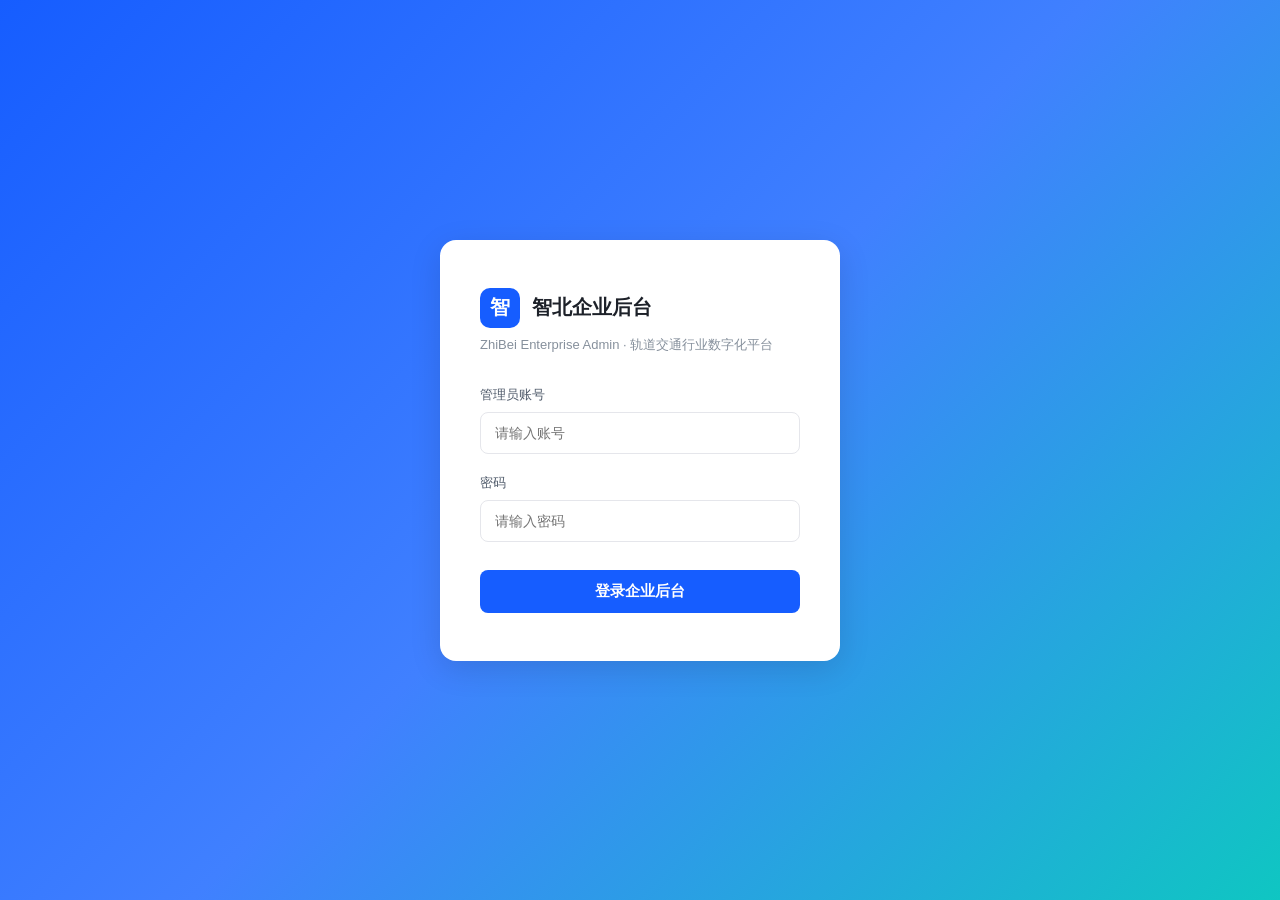
<file: enterprise.html>
<!DOCTYPE html>
<html lang="zh-CN">
<head>
<meta charset="UTF-8">
<meta name="viewport" content="width=device-width, initial-scale=1.0">
<title>智北企业后台 · ZhiBei Enterprise Admin</title>
<style>
:root{
  --brand:#165DFF;--brand-light:#4080FF;--brand-bg:#E8F3FF;
  --bg:#F7F8FA;--bg-card:#FFFFFF;--bg-hover:#F2F3F5;
  --border:#E5E6EB;--border-strong:#D4D6D9;
  --text:#1D2129;--text-2:#4E5969;--text-3:#86909C;--text-4:#C9CDD4;
  --success:#00B42A;--warning:#FF7D00;--danger:#F53F3F;--purple:#722ED1;
  --radius:8px;--shadow:0 2px 8px rgba(0,0,0,0.06);--shadow-lg:0 8px 32px rgba(0,0,0,0.12);
}
*{margin:0;padding:0;box-sizing:border-box}
body{font-family:-apple-system,BlinkMacSystemFont,"PingFang SC","Hiragino Sans GB","Microsoft YaHei",sans-serif;background:var(--bg);color:var(--text);font-size:14px;min-height:100vh}
a{color:inherit;text-decoration:none}
button{font-family:inherit;cursor:pointer;border:none;background:none}
table{width:100%;border-collapse:collapse}
th{text-align:left;padding:12px 16px;font-weight:500;color:var(--text-3);font-size:12px;background:#FAFBFC;border-bottom:1px solid var(--border)}
td{padding:14px 16px;border-bottom:1px solid var(--border);color:var(--text-2);font-size:13px}
tr:last-child td{border-bottom:none}
tr:hover td{background:#FAFBFC}

/* ============ LOGIN ============ */
.login-page{min-height:100vh;display:flex;align-items:center;justify-content:center;background:linear-gradient(135deg,#165DFF 0%,#4080FF 50%,#0FC6C2 100%);padding:40px}
.login-card{width:400px;background:#fff;border-radius:16px;padding:48px 40px;box-shadow:var(--shadow-lg)}
.login-logo{display:flex;align-items:center;gap:12px;margin-bottom:8px}
.login-logo .logo-ic{width:40px;height:40px;background:var(--brand);border-radius:10px;color:#fff;display:flex;align-items:center;justify-content:center;font-weight:900;font-size:20px}
.login-logo .logo-t{font-size:20px;font-weight:700}
.login-slogan{color:var(--text-3);font-size:13px;margin-bottom:32px;margin-top:4px}
.login-form .f{margin-bottom:20px}
.login-form label{display:block;font-size:13px;color:var(--text-2);margin-bottom:8px}
.login-form input{width:100%;padding:12px 14px;border:1px solid var(--border);border-radius:8px;font-size:14px;outline:none;transition:border .2s}
.login-form input:focus{border-color:var(--brand);box-shadow:0 0 0 3px rgba(22,93,255,0.1)}
.login-btn{width:100%;padding:12px;background:var(--brand);color:#fff;border-radius:8px;font-size:15px;font-weight:600;margin-top:8px;transition:background .2s}
.login-btn:hover{background:#0E47D9}
.login-err{color:var(--danger);font-size:13px;margin-top:10px;display:none}

/* ============ LAYOUT ============ */
.app{display:grid;grid-template-columns:240px 1fr;min-height:100vh}
.sidebar{background:#1D2129;color:#C9CDD4;padding:16px 0;position:sticky;top:0;height:100vh;overflow-y:auto}
.sb-logo{display:flex;align-items:center;gap:10px;padding:8px 20px 20px;border-bottom:1px solid #2A2E35;margin-bottom:12px}
.sb-logo .ic{width:32px;height:32px;background:var(--brand);border-radius:8px;color:#fff;display:flex;align-items:center;justify-content:center;font-weight:900;font-size:14px}
.sb-logo .tn{font-size:15px;font-weight:700;color:#fff}
.sb-logo .ts{font-size:11px;color:var(--text-4)}
.sb-group-title{font-size:11px;color:#4E5969;padding:12px 20px 6px;text-transform:uppercase;letter-spacing:.08em}
.sb-item{display:flex;align-items:center;gap:10px;padding:10px 20px;color:#C9CDD4;font-size:13px;cursor:pointer;transition:all .15s;border-left:2px solid transparent}
.sb-item:hover{background:#2A2E35;color:#fff}
.sb-item.active{background:linear-gradient(90deg,rgba(22,93,255,0.2),transparent);color:#fff;border-left-color:var(--brand)}
.sb-item .ic{width:18px;text-align:center;font-size:14px}
.sb-item .badge{margin-left:auto;background:var(--danger);color:#fff;font-size:10px;padding:1px 6px;border-radius:10px}
.content{display:flex;flex-direction:column;min-width:0}
.topbar{height:56px;background:#fff;border-bottom:1px solid var(--border);display:flex;align-items:center;padding:0 24px;position:sticky;top:0;z-index:50}
.tb-title{font-size:16px;font-weight:600}
.tb-crumbs{color:var(--text-3);font-size:13px;margin-left:8px}
.tb-right{margin-left:auto;display:flex;align-items:center;gap:16px}
.tb-search{padding:7px 12px;background:var(--bg);border:1px solid var(--border);border-radius:6px;font-size:13px;width:200px}
.tb-search:focus{outline:none;border-color:var(--brand)}
.tb-btn{width:32px;height:32px;display:flex;align-items:center;justify-content:center;border-radius:6px;color:var(--text-2);font-size:16px;position:relative}
.tb-btn:hover{background:var(--bg-hover)}
.tb-btn .dot{position:absolute;top:8px;right:8px;width:8px;height:8px;background:var(--danger);border-radius:50%}
.tb-avatar{width:32px;height:32px;background:var(--brand);color:#fff;border-radius:50%;display:flex;align-items:center;justify-content:center;font-size:13px;font-weight:600}
.tb-user{display:flex;align-items:center;gap:8px;cursor:pointer;padding:4px 8px;border-radius:6px}
.tb-user:hover{background:var(--bg-hover)}
.tb-user .name{font-size:13px}
.tb-user .role{font-size:11px;color:var(--text-3)}

.main{padding:24px;overflow-x:auto}

/* ============ CARDS / STATS ============ */
.stats{display:grid;grid-template-columns:repeat(auto-fit,minmax(220px,1fr));gap:16px;margin-bottom:20px}
.stat-card{background:#fff;border-radius:var(--radius);padding:20px;border:1px solid var(--border);transition:box-shadow .2s}
.stat-card:hover{box-shadow:var(--shadow)}
.sc-top{display:flex;justify-content:space-between;align-items:center;margin-bottom:8px}
.sc-label{color:var(--text-3);font-size:13px}
.sc-ic{width:36px;height:36px;border-radius:8px;display:flex;align-items:center;justify-content:center;font-size:18px}
.sc-ic.blue{background:#E8F3FF;color:var(--brand)}
.sc-ic.green{background:#E8FFEA;color:var(--success)}
.sc-ic.orange{background:#FFF7E8;color:var(--warning)}
.sc-ic.red{background:#FFECE8;color:var(--danger)}
.sc-ic.purple{background:#F5E8FF;color:var(--purple)}
.sc-val{font-size:26px;font-weight:700;color:var(--text)}
.sc-trend{font-size:12px;margin-top:6px}
.sc-trend.up{color:var(--success)}
.sc-trend.down{color:var(--danger)}

.card{background:#fff;border:1px solid var(--border);border-radius:var(--radius);margin-bottom:16px;overflow:hidden}
.card-header{padding:16px 20px;border-bottom:1px solid var(--border);display:flex;justify-content:space-between;align-items:center}
.card-title{font-size:15px;font-weight:600}
.card-body{padding:20px}

/* ============ CHARTS ============ */
.trend-wrap{height:220px;position:relative}
.bar-chart{display:flex;align-items:flex-end;gap:10px;height:180px;padding-bottom:24px;border-bottom:1px solid var(--border);position:relative}
.bar-chart .bar-group{flex:1;display:flex;flex-direction:column;align-items:center;gap:6px;height:100%;justify-content:flex-end}
.bar-chart .bar{width:100%;max-width:32px;background:linear-gradient(180deg,var(--brand-light),var(--brand));border-radius:4px 4px 0 0;transition:height .6s}
.bar-chart .bar-label{font-size:11px;color:var(--text-3)}
.bar-chart .bar-val{font-size:11px;color:var(--text-2);font-family:monospace}
.bar-chart .y-axis{position:absolute;left:-40px;top:0;bottom:24px;display:flex;flex-direction:column;justify-content:space-between;font-size:10px;color:var(--text-4)}

/* Donut chart */
.donut-wrap{display:grid;grid-template-columns:220px 1fr;gap:24px;align-items:center}
.donut{width:200px;height:200px;border-radius:50%;position:relative;margin:0 auto}
.donut-center{position:absolute;inset:0;display:flex;flex-direction:column;align-items:center;justify-content:center;background:#fff;border-radius:50%}
.donut-center .v{font-size:24px;font-weight:700}
.donut-center .l{font-size:11px;color:var(--text-3);margin-top:2px}
.legend{display:flex;flex-direction:column;gap:10px}
.legend-item{display:flex;align-items:center;gap:10px;font-size:13px}
.legend-item .dot{width:10px;height:10px;border-radius:3px}
.legend-item .name{flex:1;color:var(--text-2)}
.legend-item .val{font-family:monospace;color:var(--text);font-weight:600}
.legend-item .pct{color:var(--text-3);font-size:12px;min-width:40px;text-align:right}

/* ============ PROGRESS ============ */
.progress{height:8px;background:var(--bg);border-radius:4px;overflow:hidden}
.progress-fill{height:100%;background:linear-gradient(90deg,var(--brand),var(--brand-light));border-radius:4px;transition:width .5s}
.progress-fill.orange{background:linear-gradient(90deg,var(--warning),#FFB347)}
.progress-fill.red{background:linear-gradient(90deg,var(--danger),#FF7875)}

/* ============ BADGE ============ */
.tag{display:inline-flex;align-items:center;padding:2px 10px;border-radius:10px;font-size:11px;font-weight:500}
.tag-blue{background:#E8F3FF;color:var(--brand)}
.tag-green{background:#E8FFEA;color:var(--success)}
.tag-orange{background:#FFF7E8;color:var(--warning)}
.tag-red{background:#FFECE8;color:var(--danger)}
.tag-gray{background:var(--bg);color:var(--text-3)}
.tag-purple{background:#F5E8FF;color:var(--purple)}

/* ============ DEPT TREE ============ */
.dept-item{display:flex;align-items:center;gap:10px;padding:10px 12px;border-radius:6px;cursor:pointer;transition:background .15s}
.dept-item:hover{background:var(--bg)}
.dept-ic{font-size:14px}
.dept-name{flex:1;font-weight:500}
.dept-count{color:var(--text-3);font-size:12px}
.dept-children{padding-left:24px;border-left:1px dashed var(--border);margin-left:12px}

/* ============ BUTTONS ============ */
.btn{padding:6px 14px;border-radius:6px;font-size:13px;font-weight:500;cursor:pointer;transition:all .15s;border:1px solid transparent;display:inline-flex;align-items:center;gap:6px}
.btn-primary{background:var(--brand);color:#fff}
.btn-primary:hover{background:#0E47D9}
.btn-outline{background:#fff;border-color:var(--border);color:var(--text-2)}
.btn-outline:hover{border-color:var(--brand);color:var(--brand)}
.btn-ghost{background:transparent;color:var(--text-2)}
.btn-ghost:hover{background:var(--bg)}

/* ============ SEARCH + FILTER ============ */
.toolbar{display:flex;gap:10px;align-items:center;margin-bottom:16px;flex-wrap:wrap}
.toolbar input,.toolbar select{padding:7px 12px;border:1px solid var(--border);border-radius:6px;font-size:13px;background:#fff;outline:none}
.toolbar input:focus,.toolbar select:focus{border-color:var(--brand)}
.toolbar input{width:220px}

/* ============ UTIL ============ */
.hide{display:none !important}
.mono{font-family:Menlo,Consolas,monospace}
.text-muted{color:var(--text-3)}
.text-brand{color:var(--brand)}
.mb-12{margin-bottom:12px}.mb-16{margin-bottom:16px}.mb-24{margin-bottom:24px}
.flex-between{display:flex;justify-content:space-between;align-items:center}
.grid-2{display:grid;grid-template-columns:1fr 1fr;gap:16px}
.grid-3{display:grid;grid-template-columns:repeat(3,1fr);gap:16px}
.grid-4{display:grid;grid-template-columns:repeat(4,1fr);gap:16px}
@media(max-width:1200px){.grid-4{grid-template-columns:repeat(2,1fr)}}
@media(max-width:800px){.app{grid-template-columns:1fr}.sidebar{display:none}.grid-3,.grid-2{grid-template-columns:1fr}}

/* ============ APP CARD ============ */
.app-grid{display:grid;grid-template-columns:repeat(auto-fill,minmax(220px,1fr));gap:16px}
.app-card{background:#fff;border:1px solid var(--border);border-radius:var(--radius);padding:20px;display:flex;align-items:center;gap:14px;cursor:pointer;transition:all .2s}
.app-card:hover{border-color:var(--brand);box-shadow:var(--shadow);transform:translateY(-2px)}
.app-ic{width:48px;height:48px;background:#F2F3F5;border-radius:10px;display:flex;align-items:center;justify-content:center;font-size:24px}
.app-info .n{font-weight:600;margin-bottom:4px}
.app-info .t{color:var(--text-3);font-size:12px}

/* ============ TOAST ============ */
.toast{position:fixed;top:20px;left:50%;transform:translateX(-50%);padding:10px 20px;background:#1D2129;color:#fff;border-radius:6px;font-size:13px;z-index:9999;animation:slideDown .25s}
@keyframes slideDown{from{transform:translate(-50%,-20px);opacity:0}to{transform:translate(-50%,0);opacity:1}}
</style>
</head>
<body>

<!-- ============ LOGIN ============ -->
<div id="loginView" class="login-page">
  <div class="login-card">
    <div class="login-logo">
      <div class="logo-ic">智</div>
      <div class="logo-t">智北企业后台</div>
    </div>
    <p class="login-slogan">ZhiBei Enterprise Admin · 轨道交通行业数字化平台</p>
    <div class="login-form">
      <div class="f">
        <label>管理员账号</label>
        <input type="text" id="entUser" placeholder="请输入账号">
      </div>
      <div class="f">
        <label>密码</label>
        <input type="password" id="entPass" placeholder="请输入密码">
      </div>
      <button class="login-btn" onclick="doLogin()">登录企业后台</button>
      <div class="login-err" id="loginErr">账号或密码错误</div>
    </div>
  </div>
</div>

<!-- ============ APP ============ -->
<div id="entApp" class="app" style="display:none">
  <aside class="sidebar">
    <div class="sb-logo">
      <div class="ic">智</div>
      <div>
        <div class="tn">智北企业后台</div>
        <div class="ts">ZhiBei Admin Console</div>
      </div>
    </div>

    <div class="sb-group-title">工作台</div>
    <div class="sb-item active" data-view="dashboard"><span class="ic">📊</span>总览仪表盘</div>

    <div class="sb-group-title">组织与成员</div>
    <div class="sb-item" data-view="departments"><span class="ic">🏢</span>部门架构</div>
    <div class="sb-item" data-view="employees"><span class="ic">👥</span>员工管理</div>

    <div class="sb-group-title">AI 管理</div>
    <div class="sb-item" data-view="ai"><span class="ic">🤖</span>AI 模型与用量</div>
    <div class="sb-item" data-view="finance"><span class="ic">💰</span>订阅与账单</div>

    <div class="sb-group-title">应用与集成</div>
    <div class="sb-item" data-view="apps"><span class="ic">🧩</span>应用中心</div>

    <div class="sb-group-title">安全与审计</div>
    <div class="sb-item" data-view="audit"><span class="ic">🛡️</span>审计日志</div>

    <div class="sb-group-title">系统</div>
    <div class="sb-item" onclick="doLogout()"><span class="ic">🚪</span>退出登录</div>
  </aside>

  <div class="content">
    <div class="topbar">
      <div class="tb-title" id="viewTitle">总览仪表盘</div>
      <div class="tb-crumbs" id="viewCrumbs">工作台 / 仪表盘</div>
      <div class="tb-right">
        <input class="tb-search" placeholder="搜索菜单、成员、应用...">
        <div class="tb-btn" title="通知">🔔<span class="dot"></span></div>
        <div class="tb-btn" title="帮助">❓</div>
        <div class="tb-user" onclick="doLogout()">
          <div class="tb-avatar" id="tbAvatar">A</div>
          <div>
            <div class="name" id="tbName">admin</div>
            <div class="role" id="tbRole">超级管理员</div>
          </div>
        </div>
      </div>
    </div>

    <div class="main">
      <!-- ================== DASHBOARD ================== -->
      <div class="view" data-view="dashboard">
        <div class="grid-4">
          <div class="stat-card">
            <div class="sc-top"><span class="sc-label">活跃员工</span><div class="sc-ic blue">👥</div></div>
            <div class="sc-val" id="scEmpActive">-</div>
            <div class="sc-trend up">▲ 本周新增 +3</div>
          </div>
          <div class="stat-card">
            <div class="sc-top"><span class="sc-label">AI 今日调用</span><div class="sc-ic green">🤖</div></div>
            <div class="sc-val" id="scCallsToday">-</div>
            <div class="sc-trend up">▲ 较昨日 +12.4%</div>
          </div>
          <div class="stat-card">
            <div class="sc-top"><span class="sc-label">Token 额度</span><div class="sc-ic orange">💳</div></div>
            <div class="sc-val" id="scQuota">-</div>
            <div class="sc-trend down">剩余 <span id="scQuotaPct">-</span>%</div>
          </div>
          <div class="stat-card">
            <div class="sc-top"><span class="sc-label">订阅到期</span><div class="sc-ic purple">📅</div></div>
            <div class="sc-val" id="scBilling">-</div>
            <div class="sc-trend down">E3 标准版</div>
          </div>
        </div>

        <div class="grid-2">
          <div class="card">
            <div class="card-header">
              <div class="card-title">AI 调用量趋势（近 7 天）</div>
              <div style="font-size:12px;color:var(--text-3)">单位：次 / 天</div>
            </div>
            <div class="card-body">
              <div class="trend-wrap">
                <div class="bar-chart" id="trendChart"></div>
              </div>
            </div>
          </div>

          <div class="card">
            <div class="card-header">
              <div class="card-title">AI 模型使用分布</div>
              <div style="font-size:12px;color:var(--text-3)">近 30 天</div>
            </div>
            <div class="card-body">
              <div class="donut-wrap" id="donutChart"></div>
            </div>
          </div>
        </div>

        <div class="grid-2">
          <div class="card">
            <div class="card-header">
              <div class="card-title">🎫 企业订阅信息</div>
              <button class="btn btn-outline" onclick="goto('finance')">管理订阅</button>
            </div>
            <div class="card-body">
              <table>
                <tr><td style="color:var(--text-3);width:140px">租户 ID</td><td class="mono">F7AZLB6AD03</td></tr>
                <tr><td style="color:var(--text-3);width:140px">企业名称</td><td>智北智能轨道交通有限公司</td></tr>
                <tr><td style="color:var(--text-3);width:140px">当前套餐</td><td><span class="tag tag-blue">Pro Annual · E3</span></td></tr>
                <tr><td style="color:var(--text-3);width:140px">到期时间</td><td id="planExpire">2027-04-27</td></tr>
                <tr><td style="color:var(--text-3);width:140px">下一次计费</td><td id="nextBill">2026-10-27</td></tr>
                <tr><td style="color:var(--text-3);width:140px">订单号</td><td class="mono">ord_918273645</td></tr>
              </table>
            </div>
          </div>

          <div class="card">
            <div class="card-header">
              <div class="card-title">🚨 最新系统告警</div>
              <button class="btn btn-ghost">查看全部</button>
            </div>
            <div class="card-body" id="alertList" style="padding:0">
            </div>
          </div>
        </div>

        <div class="card">
          <div class="card-header">
            <div class="card-title">🏢 部门架构概览</div>
            <span style="font-size:12px;color:var(--text-3)" id="deptSummary"></span>
          </div>
          <div class="card-body" id="deptTree"></div>
        </div>
      </div>

      <!-- ================== DEPARTMENTS ================== -->
      <div class="view" data-view="departments" style="display:none">
        <div class="card">
          <div class="card-header">
            <div class="card-title">组织架构 · Department Tree</div>
            <div class="toolbar" style="margin:0">
              <input placeholder="搜索部门名称...">
              <button class="btn btn-outline">+ 新增部门</button>
            </div>
          </div>
          <div class="card-body" id="deptTree2"></div>
        </div>
      </div>

      <!-- ================== EMPLOYEES ================== -->
      <div class="view" data-view="employees" style="display:none">
        <div class="card">
          <div class="card-header">
            <div class="card-title">员工管理</div>
            <div class="toolbar" style="margin:0">
              <input id="empSearch" placeholder="搜索姓名、邮箱、职位..." oninput="renderEmployees()">
              <select id="empStatus" onchange="renderEmployees()">
                <option value="">全部状态</option>
                <option value="active">在职</option>
                <option value="leave">离职</option>
              </select>
              <button class="btn btn-outline">+ 添加成员</button>
              <button class="btn btn-primary">批量导入</button>
            </div>
          </div>
          <div style="overflow-x:auto">
            <table>
              <thead>
                <tr>
                  <th>ID</th><th>姓名</th><th>职位</th><th>所属部门</th><th>邮箱</th><th>手机</th><th>状态</th><th>加入日期</th>
                </tr>
              </thead>
              <tbody id="empTableBody"></tbody>
            </table>
          </div>
        </div>
      </div>

      <!-- ================== AI ================== -->
      <div class="view" data-view="ai" style="display:none">
        <div class="grid-4">
          <div class="stat-card"><div class="sc-top"><span class="sc-label">今日调用</span><div class="sc-ic blue">⚡</div></div><div class="sc-val" id="aiCallsDay">-</div></div>
          <div class="stat-card"><div class="sc-top"><span class="sc-label">今日消耗 Tokens</span><div class="sc-ic purple">🔋</div></div><div class="sc-val" id="aiTokensDay">-</div></div>
          <div class="stat-card"><div class="sc-top"><span class="sc-label">活跃用户</span><div class="sc-ic green">👤</div></div><div class="sc-val">76</div></div>
          <div class="stat-card"><div class="sc-top"><span class="sc-label">API Key 数量</span><div class="sc-ic orange">🔑</div></div><div class="sc-val">12</div></div>
        </div>

        <div class="grid-2">
          <div class="card">
            <div class="card-header"><div class="card-title">🤖 可用 AI 模型</div></div>
            <div class="card-body" style="padding:0">
              <table>
                <thead><tr><th>模型</th><th>类型</th><th>上下文</th><th>状态</th><th>近 30 天调用</th></tr></thead>
                <tbody id="modelTable">
                  <tr><td><strong>ZB-Large-v1</strong></td><td>对话 / 生成</td><td>8192</td><td><span class="tag tag-green">已启用</span></td><td class="mono">4,821</td></tr>
                  <tr><td><strong>ZB-Turbo-v1</strong></td><td>极速对话</td><td>4096</td><td><span class="tag tag-green">已启用</span></td><td class="mono">2,910</td></tr>
                  <tr><td><strong>ZB-Code-v1</strong></td><td>代码生成</td><td>16384</td><td><span class="tag tag-green">已启用</span></td><td class="mono">1,580</td></tr>
                  <tr><td><strong>ZB-Image-v1</strong></td><td>图像生成</td><td>-</td><td><span class="tag tag-green">已启用</span></td><td class="mono">756</td></tr>
                </tbody>
              </table>
            </div>
          </div>

          <div class="card">
            <div class="card-header"><div class="card-title">📊 Token 配额</div><span style="font-size:12px;color:var(--text-3)" id="quotaPct">-</span></div>
            <div class="card-body">
              <div style="margin-bottom:20px">
                <div class="flex-between" style="margin-bottom:8px"><span style="color:var(--text-3);font-size:13px">年度总额度</span><span class="mono" id="quotaTotal">-</span></div>
                <div class="progress"><div class="progress-fill" id="quotaBar"></div></div>
                <div class="flex-between" style="margin-top:8px;font-size:12px;color:var(--text-3)"><span>已使用 <span id="quotaUsed" style="color:var(--text);font-weight:600">-</span></span><span>剩余 <span id="quotaLeft" style="color:var(--brand);font-weight:600">-</span></span></div>
              </div>
              <div style="border-top:1px solid var(--border);padding-top:16px">
                <div style="font-size:13px;color:var(--text-2);margin-bottom:12px">近 7 天消耗明细</div>
                <div id="quotaDaily"></div>
              </div>
              <button class="btn btn-primary" style="margin-top:16px;width:100%;justify-content:center" onclick="goto('finance')">升级订阅 / 充值额度</button>
            </div>
          </div>
        </div>
      </div>

      <!-- ================== FINANCE ================== -->
      <div class="view" data-view="finance" style="display:none">
        <div class="grid-3">
          <div class="stat-card"><div class="sc-top"><span class="sc-label">当前订阅</span><div class="sc-ic blue">📦</div></div><div class="sc-val">Pro Annual</div><div class="sc-trend">E3 标准版 · 年付</div></div>
          <div class="stat-card"><div class="sc-top"><span class="sc-label">年付金额</span><div class="sc-ic green">💰</div></div><div class="sc-val">¥999</div><div class="sc-trend up">比月付节省 ¥189</div></div>
          <div class="stat-card"><div class="sc-top"><span class="sc-label">下次续费</span><div class="sc-ic orange">📅</div></div><div class="sc-val" id="financeNextBill">-</div><div class="sc-trend">自动扣款</div></div>
        </div>

        <div class="card">
          <div class="card-header"><div class="card-title">📄 订阅历史订单</div>
            <div class="toolbar" style="margin:0">
              <select><option>全部类型</option><option>订阅</option><option>充值</option><option>退款</option></select>
              <select><option>全部状态</option><option>已支付</option><option>已退款</option></select>
            </div>
          </div>
          <div style="overflow-x:auto">
            <table>
              <thead><tr><th>订单号</th><th>商品</th><th>金额</th><th>状态</th><th>支付方式</th><th>创建时间</th><th>操作</th></tr></thead>
              <tbody id="orderTable"></tbody>
            </table>
          </div>
        </div>
      </div>

      <!-- ================== APPS ================== -->
      <div class="view" data-view="apps" style="display:none">
        <div class="card">
          <div class="card-header">
            <div class="card-title">🧩 已安装应用</div>
            <div class="toolbar" style="margin:0">
              <input placeholder="搜索应用...">
              <select><option>全部类型</option><option>AI</option><option>IM</option><option>BI</option><option>OA</option></select>
              <button class="btn btn-primary">+ 添加应用</button>
            </div>
          </div>
          <div class="card-body" id="appGrid"></div>
        </div>
      </div>

      <!-- ================== AUDIT ================== -->
      <div class="view" data-view="audit" style="display:none">
        <div class="card">
          <div class="card-header">
            <div class="card-title">🛡️ 审计日志</div>
            <div class="toolbar" style="margin:0">
              <input placeholder="搜索操作人、动作...">
              <select><option>全部严重级别</option><option>info</option><option>warning</option><option>danger</option></select>
              <button class="btn btn-outline">导出 CSV</button>
            </div>
          </div>
          <div style="overflow-x:auto">
            <table>
              <thead><tr><th>时间</th><th>操作人</th><th>动作</th><th>目标</th><th>级别</th></tr></thead>
              <tbody id="auditBody"></tbody>
            </table>
          </div>
        </div>
      </div>
    </div>
  </div>
</div>

<script>
// ============ AUTH ============
const LS_TOKEN = 'zb_ent_token';
const LS_USER = 'zb_ent_user';
let token = localStorage.getItem(LS_TOKEN) || '';

async function api(p, method='GET', body) {
  const hdrs = { 'Content-Type':'application/json' };
  if (token) hdrs['Authorization'] = 'Bearer ' + token;
  const r = await fetch(p, { method, headers: hdrs, body: body ? JSON.stringify(body) : undefined });
  if (r.status === 401) { showLogin(); return null; }
  return r.json();
}
function toast(m, t='info'){
  const el = document.createElement('div');
  el.className = 'toast';
  el.style.background = t==='success'?'#00B42A':(t==='error'?'#F53F3F':'#1D2129');
  el.textContent = m; document.body.appendChild(el);
  setTimeout(()=>el.remove(),2500);
}

function showLogin(){ document.getElementById('loginView').style.display=''; document.getElementById('entApp').style.display='none'; }
function showApp(){ document.getElementById('loginView').style.display='none'; document.getElementById('entApp').style.display='grid'; }

async function doLogin(){
  const u = document.getElementById('entUser').value.trim();
  const p = document.getElementById('entPass').value;
  const r = await api('/api/login','POST',{username:u,password:p});
  if (!r || r.role !== 'admin') {
    document.getElementById('loginErr').style.display='block';
    return;
  }
  token = r.token; localStorage.setItem(LS_TOKEN, token);
  localStorage.setItem(LS_USER, JSON.stringify(r));
  document.getElementById('loginErr').style.display='none';
  document.getElementById('tbName').textContent = r.username;
  document.getElementById('tbAvatar').textContent = r.username.charAt(0).toUpperCase();
  showApp(); loadView('dashboard');
}

function doLogout(){
  token = ''; localStorage.removeItem(LS_TOKEN); localStorage.removeItem(LS_USER);
  document.querySelectorAll('.view').forEach(v=>v.style.display='none');
  showLogin(); toast('已退出登录','info');
}

// ============ ROUTING ============
const viewMap = {
  dashboard:{ t:'📊 总览仪表盘', c:'工作台 / 仪表盘' },
  departments:{ t:'🏢 部门架构', c:'组织与成员 / 部门架构' },
  employees:{ t:'👥 员工管理', c:'组织与成员 / 员工管理' },
  ai:{ t:'🤖 AI 模型与用量', c:'AI 管理 / 模型与用量' },
  finance:{ t:'💰 订阅与账单', c:'AI 管理 / 订阅账单' },
  apps:{ t:'🧩 应用中心', c:'应用与集成 / 应用中心' },
  audit:{ t:'🛡️ 审计日志', c:'安全与审计 / 审计日志' }
};

function loadView(v){
  document.querySelectorAll('.sb-item').forEach(x=>x.classList.toggle('active', x.dataset.view===v));
  document.getElementById('viewTitle').textContent = viewMap[v].t;
  document.getElementById('viewCrumbs').textContent = viewMap[v].c;
  document.querySelectorAll('.view').forEach(x=>x.style.display='none');
  const el = document.querySelector(`.view[data-view="${v}"]`);
  if (el) el.style.display='';
  if (v==='dashboard') loadDashboard();
  if (v==='departments') loadDepartments();
  if (v==='employees') loadEmployees();
  if (v==='ai') loadAI();
  if (v==='finance') loadFinance();
  if (v==='apps') loadApps();
  if (v==='audit') loadAudit();
}
function goto(v){ loadView(v); document.querySelector('.sb-item[data-view="'+v+'"]')?.scrollIntoView({block:'nearest'}); }
document.querySelectorAll('.sb-item[data-view]').forEach(el=>el.onclick=()=>loadView(el.dataset.view));

// ============ DASHBOARD ============
async function loadDashboard(){
  const d = await api('/api/ent/dashboard'); if (!d) return;
  document.getElementById('scEmpActive').textContent = d.active_employees + ' / ' + d.total_employees;
  document.getElementById('scCallsToday').textContent = d.ai_calls_today.toLocaleString();
  const pct = ((d.token_quota_used/d.token_quota_total)*100).toFixed(1);
  document.getElementById('scQuota').textContent = (d.token_quota_used/1000000).toFixed(1) + 'M / ' + (d.token_quota_total/1000000).toFixed(0) + 'M';
  document.getElementById('scQuotaPct').textContent = (100-pct).toFixed(1);
  document.getElementById('scBilling').textContent = d.next_billing_date;
  document.getElementById('planExpire').textContent = d.next_billing_date;
  document.getElementById('nextBill').textContent = d.next_billing_date;
  document.getElementById('deptSummary').textContent = d.departments.length + ' 个部门 · 总计 ' + d.total_employees + ' 人';

  // Trend chart (bars)
  const tc = document.getElementById('trendChart');
  const max = Math.max(...d.ai_usage_trend.map(x=>x.calls));
  tc.innerHTML = '<div class="y-axis"><span>'+max+'</span><span>'+(max/2)+'</span><span>0</span></div>' + d.ai_usage_trend.map(x=>{
    const h = (x.calls/max*100);
    const day = x.date.slice(5);
    return '<div class="bar-group"><div class="bar-val">'+x.calls+'</div><div class="bar" style="height:'+h+'%"></div><div class="bar-label">'+day+'</div></div>';
  }).join('');

  // Donut chart
  const colors = ['#165DFF','#00B42A','#FF7D00','#722ED1'];
  const total = d.ai_model_distribution.reduce((a,b)=>a+b.calls,0);
  let cum = 0, svgHtml = '';
  d.ai_model_distribution.forEach((m,i)=>{
    const start = cum/total*2*Math.PI - Math.PI/2, end = (cum+m.calls)/total*2*Math.PI - Math.PI/2;
    cum += m.calls;
    const big = m.calls/total > 0.5;
    const x1 = 100+80*Math.cos(start), y1 = 100+80*Math.sin(start), x2 = 100+80*Math.cos(end), y2 = 100+80*Math.sin(end);
    svgHtml += '<path d="M100,100 L'+x1+','+y1+' A80,80 0 '+big?'1':'0'+' 1 '+x2+','+y2+' Z" fill="'+colors[i]+'"></path>';
  });
  document.getElementById('donutChart').innerHTML =
    '<svg class="donut" viewBox="0 0 200 200" style="width:200px;height:200px">'+svgHtml+'<circle cx="100" cy="100" r="50" fill="#fff"></circle></svg>' +
    '<div class="donut-center"><div class="v">'+total.toLocaleString()+'</div><div class="l">30 天总调用</div></div>' +
    '<div class="legend">' + d.ai_model_distribution.map((m,i)=>
      '<div class="legend-item"><span class="dot" style="background:'+colors[i]+'"></span><span class="name">'+m.name+'</span><span class="val">'+m.calls.toLocaleString()+'</span><span class="pct">'+m.pct+'%</span></div>'
    ).join('') + '</div>';

  // Alert list
  const alerts = [
    {t:'warning', a:'AI API 调用量异常升高 · 24h 超阈值'},
    {t:'info',    a:'Pro Annual 订阅将于 '+d.next_billing_date+' 自动续费'},
    {t:'danger',  a:'检测到异常登录尝试 · IP 119.147.201.88'},
    {t:'info',    a:'系统已为 10 名新员工自动开通 AI 权限'},
    {t:'info',    a:'ZB-Large-v1 模型 v1.2.1 已发布更新'}
  ];
  document.getElementById('alertList').innerHTML = alerts.map(x=>{
    const c = x.t==='warning'?'#FF7D00':(x.t==='danger'?'#F53F3F':'#165DFF');
    const icon = x.t==='warning'?'⚠️':(x.t==='danger'?'🚨':'ℹ️');
    return '<div style="padding:12px 20px;border-bottom:1px solid var(--border);display:flex;gap:12px;font-size:13px">'+
      '<span style="font-size:16px">'+icon+'</span><span style="flex:1;color:var(--text-2)">'+x.a+'</span>'+
      '<span style="color:'+c+';font-size:12px">'+(x.t==='warning'?'警告':(x.t==='danger'?'严重':'信息'))+'</span></div>';
  }).join('');

  // Dept tree (hierarchical)
  const roots = d.departments.filter(x=>!x.parent_id);
  function renderNode(dept, level){
    const kids = d.departments.filter(x=>x.parent_id===dept.id);
    let html = '<div class="dept-item" style="padding-left:'+(level*16+12)+'px">' +
      '<span class="dept-ic">🏢</span>' +
      '<span class="dept-name">'+dept.name+'</span>' +
      '<span class="tag tag-blue">'+dept.headcount+' 人</span>' +
      '<span class="dept-count" style="margin-left:8px">负责人：'+dept.manager+'</span></div>';
    if (kids.length) {
      html += '<div class="dept-children">' + kids.map(k=>renderNode(k,level+1)).join('') + '</div>';
    }
    return html;
  }
  document.getElementById('deptTree').innerHTML = roots.map(x=>renderNode(x,0)).join('');
}

// ============ DEPARTMENTS ============
async function loadDepartments(){
  const d = await api('/api/ent/departments'); if (!d) return;
  const roots = d.departments.filter(x=>!x.parent_id);
  function rn(dept, level){
    const kids = d.departments.filter(x=>x.parent_id===dept.id);
    let html = '<div class="dept-item" style="padding-left:'+(level*16+12)+'px">'+
      '<span class="dept-ic">🏢</span><span class="dept-name">'+dept.name+'</span>'+
      '<span class="tag tag-blue">'+dept.headcount+' 人</span>'+
      '<span class="dept-count" style="margin-left:auto;margin-right:12px">负责人：'+dept.manager+'</span>'+
      '<button class="btn btn-outline">编辑</button></div>';
    if (kids.length) html += '<div class="dept-children">'+kids.map(k=>rn(k,level+1)).join('')+'</div>';
    return html;
  }
  document.getElementById('deptTree2').innerHTML = roots.map(x=>rn(x,0)).join('');
}

// ============ EMPLOYEES ============
let empData = null;
async function loadEmployees(){
  const d = await api('/api/ent/employees'); if (!d) return;
  empData = d;
  renderEmployees();
}
function renderEmployees(){
  const kw = document.getElementById('empSearch').value.toLowerCase();
  const st = document.getElementById('empStatus').value;
  const list = empData.employees.filter(e=>{
    if (st && e.status !== st) return false;
    if (kw && !(e.name.toLowerCase().includes(kw) || e.email.toLowerCase().includes(kw) || e.position.toLowerCase().includes(kw))) return false;
    return true;
  });
  document.getElementById('empTableBody').innerHTML = list.map(e=>{
    const stTag = e.status==='active' ? '<span class="tag tag-green">在职</span>' : '<span class="tag tag-gray">已离职</span>';
    const roleTag = e.role==='super_admin' ? '<span class="tag tag-red">超级管理员</span>' : (e.role==='admin' ? '<span class="tag tag-orange">管理员</span>' : '<span class="tag tag-gray">普通成员</span>');
    return '<tr>' +
      '<td class="mono">'+e.id+'</td>' +
      '<td><strong>'+e.name+'</strong></td>' +
      '<td>'+e.position+'</td>' +
      '<td>'+e.department+'</td>' +
      '<td class="text-muted">'+e.email+'</td>' +
      '<td class="mono text-muted">'+e.phone+'</td>' +
      '<td>'+stTag+'</td>' +
      '<td style="font-family:monospace;color:var(--text-muted)">'+e.join_date+'</td>' +
    '</tr>';
  }).join('') || '<tr><td colspan="8" style="text-align:center;padding:40px;color:var(--text-3)">没有匹配的员工</td></tr>';
}

// ============ AI ============
async function loadAI(){
  const d = await api('/api/ent/dashboard'); if (!d) return;
  document.getElementById('aiCallsDay').textContent = d.ai_calls_today.toLocaleString();
  document.getElementById('aiTokensDay').textContent = (d.ai_tokens_today/1000000).toFixed(1)+'M';
  document.getElementById('quotaTotal').textContent = (d.token_quota_total/1000000).toFixed(0) + 'M';
  document.getElementById('quotaUsed').textContent = (d.token_quota_used/1000000).toFixed(1)+'M';
  document.getElementById('quotaLeft').textContent = (d.token_quota_remaining/1000000).toFixed(1)+'M';
  const pct = (d.token_quota_used/d.token_quota_total*100).toFixed(1);
  document.getElementById('quotaBar').style.width = pct+'%';
  document.getElementById('quotaPct').textContent = '已使用 '+pct+'%';
  // Daily usage bar
  const td = document.getElementById('quotaDaily');
  const maxTok = Math.max(...d.ai_usage_trend.map(x=>x.calls))*5000;
  td.innerHTML = '<div style="display:flex;gap:12px;align-items:flex-end;height:60px">'+
    d.ai_usage_trend.map(x=>{
      const h = (x.calls*5000/maxTok*100);
      return '<div style="flex:1;display:flex;flex-direction:column;align-items:center;gap:4px">'+
        '<div style="font-size:10px;color:var(--text-3);font-family:monospace">'+(x.calls*5)+'K</div>'+
        '<div style="width:100%;height:'+h+'px;background:linear-gradient(180deg,var(--brand-light),var(--brand));border-radius:3px 3px 0 0"></div>'+
      '</div>';
    }).join('')+'</div>'+
    '<div style="display:flex;gap:12px;margin-top:6px">'+d.ai_usage_trend.map(x=>
      '<div style="flex:1;font-size:10px;color:var(--text-3);text-align:center">'+x.date.slice(5)+'</div>'
    ).join('')+'</div>';
}

// ============ FINANCE ============
async function loadFinance(){
  document.getElementById('financeNextBill').textContent = new Date(Date.now()+365*86400000).toISOString().slice(0,10);
  const orders = await api('/api/pay/admin/all-orders') || { orders:[] };
  const paid = orders.orders.filter(o=>o.status==='paid');
  const pending = orders.orders.filter(o=>o.status==='pending');
  const refunded = orders.orders.filter(o=>o.status==='refunded');
  const all = [...refunded,...pending,...paid];
  if (all.length === 0) {
    document.getElementById('orderTable').innerHTML = '<tr><td colspan="7" style="text-align:center;padding:40px;color:var(--text-3)">暂无订单记录</td></tr>';
    return;
  }
  document.getElementById('orderTable').innerHTML = all.map(o=>{
    const stTag = o.status==='paid' ? '<span class="tag tag-green">已支付</span>' : (o.status==='refunded' ? '<span class="tag tag-gray">已退款</span>' : '<span class="tag tag-orange">待支付</span>');
    return '<tr>' +
      '<td class="mono text-muted">'+o.order_id+'</td>' +
      '<td><strong>'+o.product_name+'</strong></td>' +
      '<td style="color:var(--text);font-weight:600">¥'+o.amount+'.00</td>' +
      '<td>'+stTag+'</td>' +
      '<td class="text-muted">'+(o.paid_method||'-')+'</td>' +
      '<td style="font-family:monospace;color:var(--text-muted);font-size:12px">'+(o.created_at||'').slice(0,19).replace('T',' ')+'</td>' +
      '<td><button class="btn btn-ghost" style="font-size:12px;color:var(--brand)">查看</button></td>' +
    '</tr>';
  }).join('');
}

// ============ APPS ============
async function loadApps(){
  const d = await api('/api/ent/apps'); if (!d) return;
  document.getElementById('appGrid').innerHTML = d.apps.map(a=>{
    const on = a.status==='enabled';
    return '<div class="app-card">' +
      '<div class="app-ic">'+a.icon+'</div>' +
      '<div class="app-info" style="flex:1">' +
        '<div class="n">'+a.name+'</div>' +
        '<div class="t">'+a.type+' · '+(on?'已启用':'已禁用')+' · '+a.users+' 人使用</div>' +
      '</div>' +
      '<span class="tag '+(on?'tag-green':'tag-gray')+'">'+(on?'ON':'OFF')+'</span>' +
    '</div>';
  }).join('');
}

// ============ AUDIT ============
async function loadAudit(){
  const d = await api('/api/ent/audit-logs'); if (!d) return;
  document.getElementById('auditBody').innerHTML = d.logs.map(l=>{
    const sev = l.severity==='warning' ? '<span class="tag tag-orange">警告</span>' : (l.severity==='danger' ? '<span class="tag tag-red">严重</span>' : '<span class="tag tag-blue">信息</span>');
    return '<tr>' +
      '<td style="font-family:monospace;color:var(--text-muted);font-size:12px">'+(l.time||'').slice(0,19).replace('T',' ')+'</td>' +
      '<td><strong>'+l.actor+'</strong></td>' +
      '<td>'+l.action+'</td>' +
      '<td class="text-muted">'+l.target+'</td>' +
      '<td>'+sev+'</td>' +
    '</tr>';
  }).join('');
}

// ============ BOOT ============
const savedUser = localStorage.getItem(LS_USER);
if (token && savedUser) {
  try {
    const u = JSON.parse(savedUser);
    document.getElementById('tbName').textContent = u.username;
    document.getElementById('tbAvatar').textContent = u.username.charAt(0).toUpperCase();
    showApp(); loadView('dashboard');
  } catch { showLogin(); }
} else { showLogin(); }
</script>
</body>
</html>
</file>
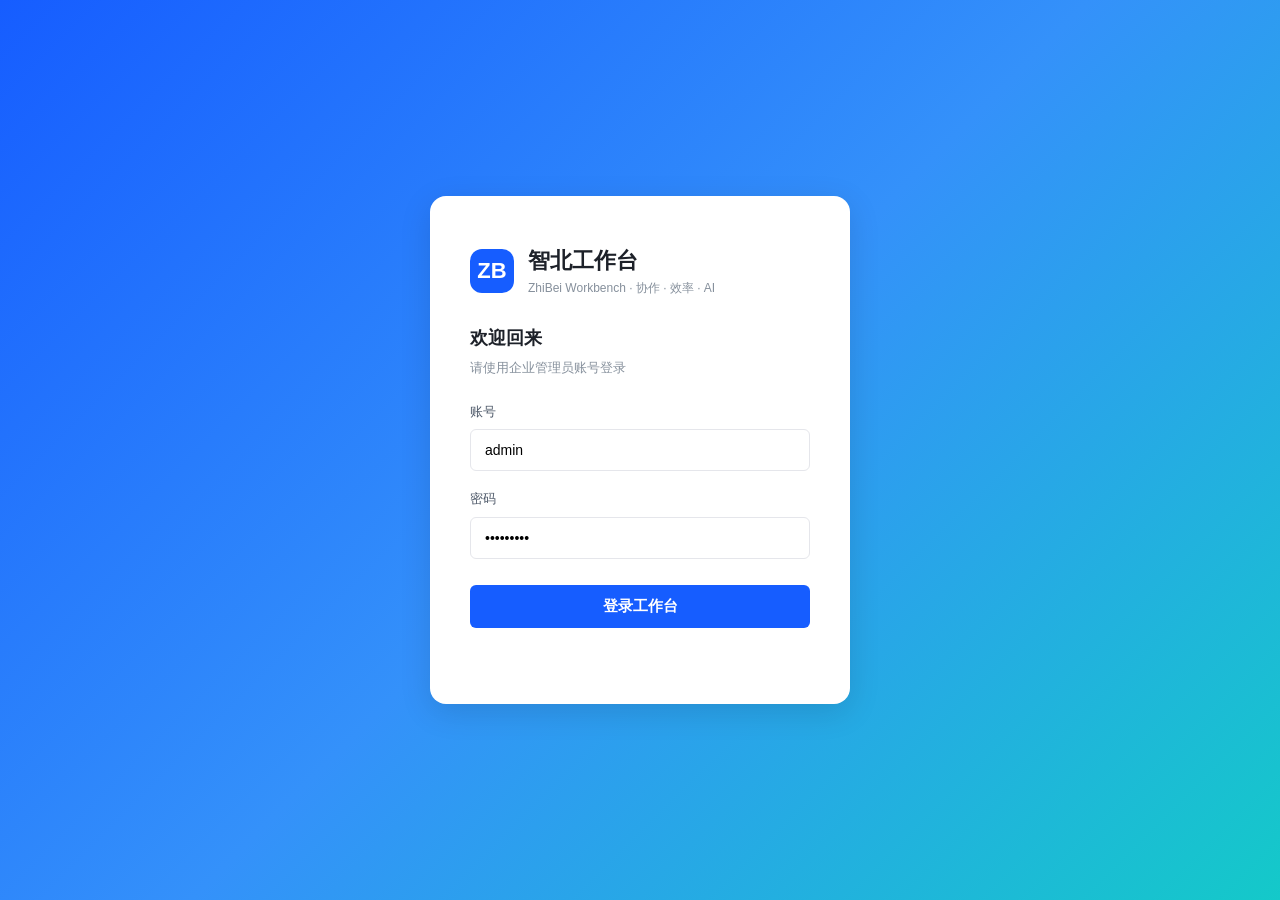
<file: workbench.html>
<!DOCTYPE html><html lang="zh-CN"><head>
<meta charset="utf-8">
<meta name="viewport" content="width=device-width,initial-scale=1,maximum-scale=1,user-scalable=no">
<meta http-equiv="X-UA-Compatible" content="IE=edge,chrome=1">
<title>智北工作台 · ZhiBei Workbench</title>
<link rel="shortcut icon" href="data:image/svg+xml,%3Csvg xmlns='http://www.w3.org/2000/svg' viewBox='0 0 64 64'%3E%3Crect width='64' height='64' rx='14' fill='%23165DFF'/%3E%3Ctext x='32' y='42' font-size='32' font-family='Arial' font-weight='900' text-anchor='middle' fill='white'%3EZB%3C/text%3E%3C/svg%3E">
<link href="css/workbench.css" rel="stylesheet">
<style>
.app-shell-container{height:100%;width:100%;display:flex;flex-direction:column}
.app-shell-hide{display:none}
.app-shell-loading{position:fixed;top:50%;left:50%;transform:translate(-50%,-50%);z-index:9999}
.app-shell-loading-image{line-height:0}
.app-shell-loading-container{width:64px;height:64px;position:relative}
.app-shell-loading-container::before{content:"";position:absolute;inset:0;border-radius:50%;border:4px solid #E8F3FF;border-top-color:#165DFF;animation:zb-spin 0.9s linear infinite}
.app-shell-loading-text{margin-top:20px;text-align:center;color:#86909C;font-size:13px;font-family:-apple-system,"PingFang SC","Microsoft YaHei",sans-serif}
@keyframes zb-spin{to{transform:rotate(360deg)}}
</style>
<script>
// ZhiBei runtime config (仿飞书壳 window.__xxx)
window.__zbRuntime = {
  appName: "智北工作台",
  version: "1.0.0",
  apiBase: "/api",
  brandColor: "#165DFF",
  supportLangs: ["zh-CN","en-US"]
};
</script>
</head>
<body id="root-host" class="zb-workbench">

<!-- Loading 动画 (仿飞书 app-shell-loading) -->
<div class="app-shell-loading" id="zbLoading">
  <div class="app-shell-loading-image">
    <div class="app-shell-loading-container"></div>
  </div>
  <div class="app-shell-loading-text">智北工作台 · 正在加载…</div>
</div>

<!-- SPA 挂载容器 (仿飞书 app-shell-container + #app + #__overlay-container__) -->
<div class="app-shell-container app-shell-hide" id="zbShell">
  <div class="zb-banner" id="zbBanner"></div>
  <div class="zb-app">
    <div id="zbApp"></div>
    <div id="zbOverlay" style="position:absolute;top:0;left:0;height:0;z-index:2"></div>
  </div>
</div>

<!-- 主脚本 (defer 仿飞书 vendor + main 模式) -->
<script defer src="js/workbench.js"></script>

</body></html>
</file>
<file: css/workbench.css>
/* ============================================
   ZhiBei Workbench Theme
   仿飞书工作台视觉 · 智北蓝 #165DFF
   ============================================ */
:root{
  --brand:#165DFF;--brand-hover:#0E47D9;--brand-bg:#E8F3FF;
  --brand-2:#3491FA;--brand-3:#14C9C9;
  --bg-page:#F5F6F7;--bg-card:#FFFFFF;--bg-side:#FFFFFF;--bg-hover:#F2F3F5;--bg-active:#E8F3FF;
  --border:#E5E6EB;--border-strong:#D4D6D9;
  --text-1:#1D2129;--text-2:#4E5969;--text-3:#86909C;--text-4:#C9CDD4;
  --success:#00B42A;--warning:#FF7D00;--danger:#F53F3F;--purple:#722ED1;
  --radius:8px;--radius-sm:6px;--radius-lg:12px;
  --shadow-sm:0 1px 2px rgba(0,0,0,0.04);--shadow:0 2px 8px rgba(0,0,0,0.06);--shadow-lg:0 8px 32px rgba(0,0,0,0.12);
  --font:-apple-system,BlinkMacSystemFont,"PingFang SC","Hiragino Sans GB","Microsoft YaHei","Helvetica Neue",sans-serif;
}
*{margin:0;padding:0;box-sizing:border-box}
html,body{height:100%;width:100%}
body{font-family:var(--font);background:var(--bg-page);color:var(--text-1);font-size:14px;line-height:1.5;-webkit-font-smoothing:antialiased;overflow:hidden}
a{color:inherit;text-decoration:none}
button{font-family:inherit;cursor:pointer;border:none;background:none;color:inherit}
input,textarea{font-family:inherit;outline:none}

/* ============= APP SHELL ============= */
.zb-workbench{overflow:hidden}
.zb-banner{display:none}
.zb-app{display:flex;height:100vh;width:100%;background:var(--bg-page)}

/* ============= LOGIN SCREEN ============= */
.zb-login{width:100vw;height:100vh;display:flex;align-items:center;justify-content:center;background:linear-gradient(135deg,#165DFF 0%,#3491FA 50%,#14C9C9 100%);padding:20px}
.zb-login-card{width:420px;background:#fff;border-radius:16px;padding:48px 40px;box-shadow:var(--shadow-lg)}
.zb-login-logo{display:flex;align-items:center;gap:14px;margin-bottom:6px}
.zb-login-logo .ic{width:44px;height:44px;background:var(--brand);border-radius:12px;color:#fff;display:flex;align-items:center;justify-content:center;font-weight:900;font-size:22px}
.zb-login-logo .tn{font-size:22px;font-weight:700}
.zb-login-logo .ts{font-size:12px;color:var(--text-3);font-weight:400;margin-top:2px}
.zb-login-title{font-size:18px;font-weight:600;margin:28px 0 6px}
.zb-login-sub{font-size:13px;color:var(--text-3);margin-bottom:24px}
.zb-login-field{margin-bottom:18px}
.zb-login-field label{display:block;font-size:13px;color:var(--text-2);margin-bottom:8px}
.zb-login-field input{width:100%;padding:12px 14px;border:1px solid var(--border);border-radius:var(--radius-sm);font-size:14px;transition:all .2s}
.zb-login-field input:focus{border-color:var(--brand);box-shadow:0 0 0 3px rgba(22,93,255,0.1)}
.zb-login-btn{width:100%;padding:12px;background:var(--brand);color:#fff;border-radius:var(--radius-sm);font-size:15px;font-weight:600;margin-top:8px;transition:background .2s}
.zb-login-btn:hover{background:var(--brand-hover)}
.zb-login-btn:disabled{background:#94BFFF;cursor:not-allowed}
.zb-login-err{color:var(--danger);font-size:13px;margin-top:10px;min-height:18px}

/* ============= 4-COLUMN LAYOUT ============= */
.zb-col{height:100%;display:flex;flex-direction:column;min-width:0}
.zb-col-nav{width:64px;background:#1D2129;color:#C9CDD4;flex-shrink:0;padding:12px 0;overflow-y:auto}
.zb-col-msg{width:300px;background:#fff;border-right:1px solid var(--border);flex-shrink:0;display:flex;flex-direction:column}
.zb-col-main{flex:1;min-width:0;overflow-y:auto;background:var(--bg-page)}
.zb-col-ai{width:360px;background:#fff;border-left:1px solid var(--border);flex-shrink:0;display:flex;flex-direction:column}

/* ============= NAV COLUMN ============= */
.zb-nav-logo{width:40px;height:40px;background:var(--brand);border-radius:10px;margin:4px 12px 16px;display:flex;align-items:center;justify-content:center;color:#fff;font-weight:900;font-size:18px;box-shadow:0 2px 8px rgba(22,93,255,0.4)}
.zb-nav-group{padding:4px 0}
.zb-nav-item{width:40px;height:40px;margin:2px 12px;display:flex;align-items:center;justify-content:center;border-radius:10px;cursor:pointer;color:#86909C;transition:all .15s;font-size:18px;position:relative}
.zb-nav-item:hover{background:#2A2E35;color:#fff}
.zb-nav-item.active{background:rgba(22,93,255,0.15);color:#3491FA}
.zb-nav-item .badge{position:absolute;top:4px;right:4px;background:var(--danger);color:#fff;font-size:9px;padding:0 5px;border-radius:10px;min-width:16px;height:16px;display:flex;align-items:center;justify-content:center}
.zb-nav-bottom{position:absolute;bottom:16px;left:0;right:0}

/* ============= MSG COLUMN ============= */
.zb-msg-head{padding:16px 16px 12px;border-bottom:1px solid var(--border)}
.zb-msg-head h3{font-size:15px;font-weight:600;margin-bottom:12px}
.zb-msg-search{padding:8px 12px;background:var(--bg-page);border-radius:var(--radius-sm);display:flex;align-items:center;gap:8px;color:var(--text-3)}
.zb-msg-search input{border:none;background:transparent;flex:1;font-size:13px;color:var(--text-1)}
.zb-msg-tabs{display:flex;gap:4px;padding:8px 12px;border-bottom:1px solid var(--border)}
.zb-msg-tab{padding:5px 10px;border-radius:var(--radius-sm);font-size:12px;color:var(--text-3);cursor:pointer}
.zb-msg-tab.active{background:var(--brand-bg);color:var(--brand);font-weight:500}
.zb-msg-list{flex:1;overflow-y:auto}
.zb-msg-item{padding:12px 16px;display:flex;gap:10px;cursor:pointer;transition:background .15s;border-bottom:1px solid #F2F3F5}
.zb-msg-item:hover{background:var(--bg-hover)}
.zb-msg-item .avatar{width:36px;height:36px;border-radius:50%;display:flex;align-items:center;justify-content:center;font-weight:600;color:#fff;flex-shrink:0;font-size:13px}
.zb-msg-item .body{flex:1;min-width:0}
.zb-msg-item .top{display:flex;justify-content:space-between;align-items:center}
.zb-msg-item .name{font-size:13px;font-weight:500}
.zb-msg-item .time{font-size:11px;color:var(--text-3)}
.zb-msg-item .text{font-size:12px;color:var(--text-2);margin-top:3px;overflow:hidden;text-overflow:ellipsis;white-space:nowrap}
.zb-msg-item.unread .name{color:var(--text-1);font-weight:600}
.zb-msg-item.unread .text{color:var(--text-1)}
.zb-msg-item .unread-dot{width:8px;height:8px;border-radius:50%;background:var(--brand);flex-shrink:0;margin-top:10px}

/* ============= MAIN COLUMN ============= */
.zb-main-scroll{height:100%;overflow-y:auto;padding:24px}
.zb-greet{background:linear-gradient(135deg,#165DFF 0%,#3491FA 100%);color:#fff;border-radius:var(--radius-lg);padding:28px 32px;margin-bottom:20px;position:relative;overflow:hidden}
.zb-greet::after{content:"";position:absolute;right:-60px;top:-40px;width:200px;height:200px;background:rgba(255,255,255,0.08);border-radius:50%}
.zb-greet h1{font-size:22px;font-weight:700;margin-bottom:6px}
.zb-greet p{font-size:13px;opacity:0.9}
.zb-greet-stats{display:flex;gap:24px;margin-top:18px;position:relative;z-index:1}
.zb-greet-stat{display:flex;gap:8px;align-items:baseline}
.zb-greet-stat .val{font-size:22px;font-weight:700}
.zb-greet-stat .lbl{font-size:12px;opacity:0.8}

/* Cards */
.zb-row{display:grid;grid-template-columns:repeat(2,1fr);gap:20px;margin-bottom:20px}
.zb-card{background:#fff;border-radius:var(--radius-lg);box-shadow:var(--shadow-sm);overflow:hidden}
.zb-card-head{padding:16px 20px;border-bottom:1px solid var(--border);display:flex;align-items:center;justify-content:space-between}
.zb-card-title{font-size:15px;font-weight:600;display:flex;align-items:center;gap:8px}
.zb-card-title .dot{width:4px;height:16px;background:var(--brand);border-radius:2px}
.zb-card-more{color:var(--brand);font-size:12px;cursor:pointer}
.zb-card-body{padding:16px 20px}

/* Schedule list */
.zb-schedule-item{display:flex;gap:16px;padding:12px 0;border-bottom:1px solid #F2F3F5}
.zb-schedule-item:last-child{border-bottom:none}
.zb-sch-time{width:80px;flex-shrink:0}
.zb-sch-time .t{font-size:13px;font-weight:500;color:var(--text-1)}
.zb-sch-time .d{font-size:11px;color:var(--text-3)}
.zb-sch-body{flex:1;min-width:0}
.zb-sch-title{font-size:14px;font-weight:500;margin-bottom:4px}
.zb-sch-meta{font-size:12px;color:var(--text-3);display:flex;gap:12px}
.zb-sch-meta span{display:flex;align-items:center;gap:4px}
.zb-sch-badge{display:inline-block;padding:2px 8px;border-radius:10px;font-size:11px;background:var(--brand-bg);color:var(--brand);margin-left:8px}

/* Todos */
.zb-todo-item{display:flex;align-items:center;gap:12px;padding:10px 0;border-bottom:1px solid #F2F3F5}
.zb-todo-item:last-child{border-bottom:none}
.zb-todo-check{width:18px;height:18px;border-radius:50%;border:2px solid var(--border-strong);cursor:pointer;flex-shrink:0;transition:all .15s}
.zb-todo-check:hover{border-color:var(--brand)}
.zb-todo-check.done{background:var(--success);border-color:var(--success);position:relative}
.zb-todo-check.done::after{content:"✓";position:absolute;inset:0;color:#fff;display:flex;align-items:center;justify-content:center;font-size:11px}
.zb-todo-body{flex:1;min-width:0}
.zb-todo-title{font-size:13.5px;color:var(--text-1)}
.zb-todo-item.done .zb-todo-title{text-decoration:line-through;color:var(--text-3)}
.zb-todo-meta{font-size:11px;color:var(--text-3);margin-top:2px;display:flex;gap:10px}
.zb-prio{display:inline-block;padding:1px 6px;border-radius:3px;font-size:10px;font-weight:500}
.zb-prio.high{background:#FFECE8;color:var(--danger)}
.zb-prio.medium{background:#FFF7E8;color:var(--warning)}
.zb-prio.low{background:#E8F3FF;color:var(--brand)}

/* Apps grid */
.zb-apps-grid{display:grid;grid-template-columns:repeat(4,1fr);gap:16px}
.zb-app-card{background:#fff;border-radius:var(--radius);padding:20px 16px;text-align:center;cursor:pointer;transition:all .2s;border:1px solid transparent}
.zb-app-card:hover{border-color:var(--brand);box-shadow:var(--shadow);transform:translateY(-2px)}
.zb-app-ic{width:48px;height:48px;border-radius:12px;margin:0 auto 12px;display:flex;align-items:center;justify-content:center;font-size:24px}
.zb-app-name{font-size:13px;font-weight:500;margin-bottom:4px}
.zb-app-desc{font-size:11px;color:var(--text-3);line-height:1.4}

/* Docs list */
.zb-doc-item{display:flex;align-items:center;gap:12px;padding:10px 0;border-bottom:1px solid #F2F3F5;cursor:pointer;transition:background .15s}
.zb-doc-item:hover{background:#FAFBFC}
.zb-doc-item:last-child{border-bottom:none}
.zb-doc-ic{width:36px;height:44px;border-radius:4px;background:var(--brand-bg);color:var(--brand);display:flex;align-items:center;justify-content:center;font-size:11px;font-weight:600;flex-shrink:0}
.zb-doc-ic.pdf{background:#FFECE8;color:var(--danger)}
.zb-doc-ic.docx{background:var(--brand-bg);color:var(--brand)}
.zb-doc-ic.xlsx{background:#E8FFEA;color:var(--success)}
.zb-doc-ic.drawio{background:#F5E8FF;color:var(--purple)}
.zb-doc-body{flex:1;min-width:0}
.zb-doc-name{font-size:13px;color:var(--text-1);margin-bottom:2px;overflow:hidden;text-overflow:ellipsis;white-space:nowrap}
.zb-doc-meta{font-size:11px;color:var(--text-3)}
.zb-doc-star{color:#FADB37;font-size:14px}

/* ============= AI COLUMN ============= */
.zb-ai-head{padding:16px;border-bottom:1px solid var(--border)}
.zb-ai-title{font-size:15px;font-weight:600;display:flex;align-items:center;gap:8px}
.zb-ai-title .ai-dot{width:8px;height:8px;border-radius:50%;background:var(--success);box-shadow:0 0 0 3px rgba(0,180,42,0.15)}
.zb-ai-chat{flex:1;overflow-y:auto;padding:16px;display:flex;flex-direction:column;gap:12px}
.zb-ai-msg{max-width:90%;padding:10px 14px;border-radius:var(--radius);font-size:13px;line-height:1.6;white-space:pre-wrap}
.zb-ai-msg.user{align-self:flex-end;background:var(--brand);color:#fff;border-bottom-right-radius:4px}
.zb-ai-msg.ai{align-self:flex-start;background:var(--bg-hover);color:var(--text-1);border-bottom-left-radius:4px}
.zb-ai-quick{padding:0 12px 12px;display:flex;flex-direction:column;gap:8px}
.zb-ai-quick-title{font-size:11px;color:var(--text-3);text-transform:uppercase;letter-spacing:.08em;padding:0 4px}
.zb-ai-quick-btn{padding:10px 12px;background:var(--bg-page);border-radius:var(--radius-sm);font-size:12px;color:var(--text-2);text-align:left;cursor:pointer;transition:all .15s;border:1px solid transparent}
.zb-ai-quick-btn:hover{border-color:var(--brand);color:var(--brand);background:var(--brand-bg)}
.zb-ai-input{display:flex;gap:8px;padding:12px;border-top:1px solid var(--border)}
.zb-ai-input textarea{flex:1;min-height:40px;max-height:120px;padding:10px 12px;background:var(--bg-page);border:1px solid var(--border);border-radius:var(--radius-sm);font-size:13px;resize:none;transition:border-color .2s}
.zb-ai-input textarea:focus{border-color:var(--brand);background:#fff}
.zb-ai-send{width:40px;height:40px;background:var(--brand);color:#fff;border-radius:var(--radius-sm);font-size:16px;display:flex;align-items:center;justify-content:center;transition:background .2s;flex-shrink:0}
.zb-ai-send:hover{background:var(--brand-hover)}
.zb-ai-send:disabled{background:#94BFFF}

/* ============= TOPBAR (main column) ============= */
.zb-topbar{display:flex;align-items:center;gap:16px;padding:12px 24px;background:#fff;border-bottom:1px solid var(--border);position:sticky;top:0;z-index:10}
.zb-search-wrap{flex:1;max-width:480px;position:relative}
.zb-search-wrap input{width:100%;padding:8px 14px 8px 36px;background:var(--bg-page);border:1px solid transparent;border-radius:20px;font-size:13px;transition:all .2s}
.zb-search-wrap input:focus{background:#fff;border-color:var(--brand);box-shadow:0 0 0 3px rgba(22,93,255,0.08)}
.zb-search-wrap .ic{position:absolute;left:12px;top:50%;transform:translateY(-50%);color:var(--text-3);font-size:14px}
.zb-top-right{margin-left:auto;display:flex;align-items:center;gap:12px}
.zb-tb-btn{width:36px;height:36px;border-radius:50%;display:flex;align-items:center;justify-content:center;color:var(--text-2);position:relative;cursor:pointer;transition:background .15s}
.zb-tb-btn:hover{background:var(--bg-hover)}
.zb-tb-btn .dot{position:absolute;top:6px;right:6px;width:8px;height:8px;background:var(--danger);border-radius:50%}
.zb-user-chip{display:flex;align-items:center;gap:10px;padding:4px 12px 4px 4px;background:var(--bg-hover);border-radius:20px;cursor:pointer;transition:background .15s}
.zb-user-chip:hover{background:#E5E6EB}
.zb-avatar{width:30px;height:30px;border-radius:50%;background:var(--brand);color:#fff;display:flex;align-items:center;justify-content:center;font-size:13px;font-weight:600;flex-shrink:0}
.zb-user-info{line-height:1.2}
.zb-user-info .name{font-size:13px;font-weight:500}
.zb-user-info .role{font-size:11px;color:var(--text-3)}

/* ============= MODAL ============= */
.zb-modal-bg{position:fixed;inset:0;background:rgba(0,0,0,0.4);z-index:100;display:flex;align-items:center;justify-content:center}
.zb-modal{background:#fff;border-radius:var(--radius-lg);width:520px;max-height:80vh;overflow:hidden;box-shadow:var(--shadow-lg)}
.zb-modal-head{padding:18px 24px;border-bottom:1px solid var(--border);display:flex;justify-content:space-between;align-items:center}
.zb-modal-title{font-size:16px;font-weight:600}
.zb-modal-close{font-size:20px;color:var(--text-3);cursor:pointer;width:28px;height:28px;border-radius:50%;display:flex;align-items:center;justify-content:center}
.zb-modal-close:hover{background:var(--bg-hover);color:var(--text-1)}
.zb-modal-body{padding:20px 24px;overflow-y:auto;max-height:60vh}
.zb-modal-foot{padding:16px 24px;border-top:1px solid var(--border);display:flex;gap:10px;justify-content:flex-end}
.zb-btn{padding:8px 16px;border-radius:var(--radius-sm);font-size:13px;font-weight:500;cursor:pointer;transition:all .15s}
.zb-btn-primary{background:var(--brand);color:#fff}
.zb-btn-primary:hover{background:var(--brand-hover)}
.zb-btn-secondary{background:var(--bg-hover);color:var(--text-1)}
.zb-btn-secondary:hover{background:#E5E6EB}

/* ============= ANIMATIONS ============= */
.zb-fade-in{animation:zb-fade .25s ease-out}
@keyframes zb-fade{from{opacity:0;transform:translateY(8px)}to{opacity:1;transform:translateY(0)}}

/* ============= SCROLLBAR ============= */
::-webkit-scrollbar{width:6px;height:6px}
::-webkit-scrollbar-thumb{background:#D4D6D9;border-radius:3px}
::-webkit-scrollbar-thumb:hover{background:#C9CDD4}
::-webkit-scrollbar-track{background:transparent}

/* ============= RESPONSIVE ============= */
@media(max-width:1200px){
  .zb-col-ai{width:300px}
  .zb-col-msg{width:260px}
  .zb-apps-grid{grid-template-columns:repeat(3,1fr)}
}
@media(max-width:1000px){
  .zb-col-msg{display:none}
  .zb-col-ai{display:none}
  .zb-row{grid-template-columns:1fr}
  .zb-apps-grid{grid-template-columns:repeat(4,1fr)}
}
</file>
